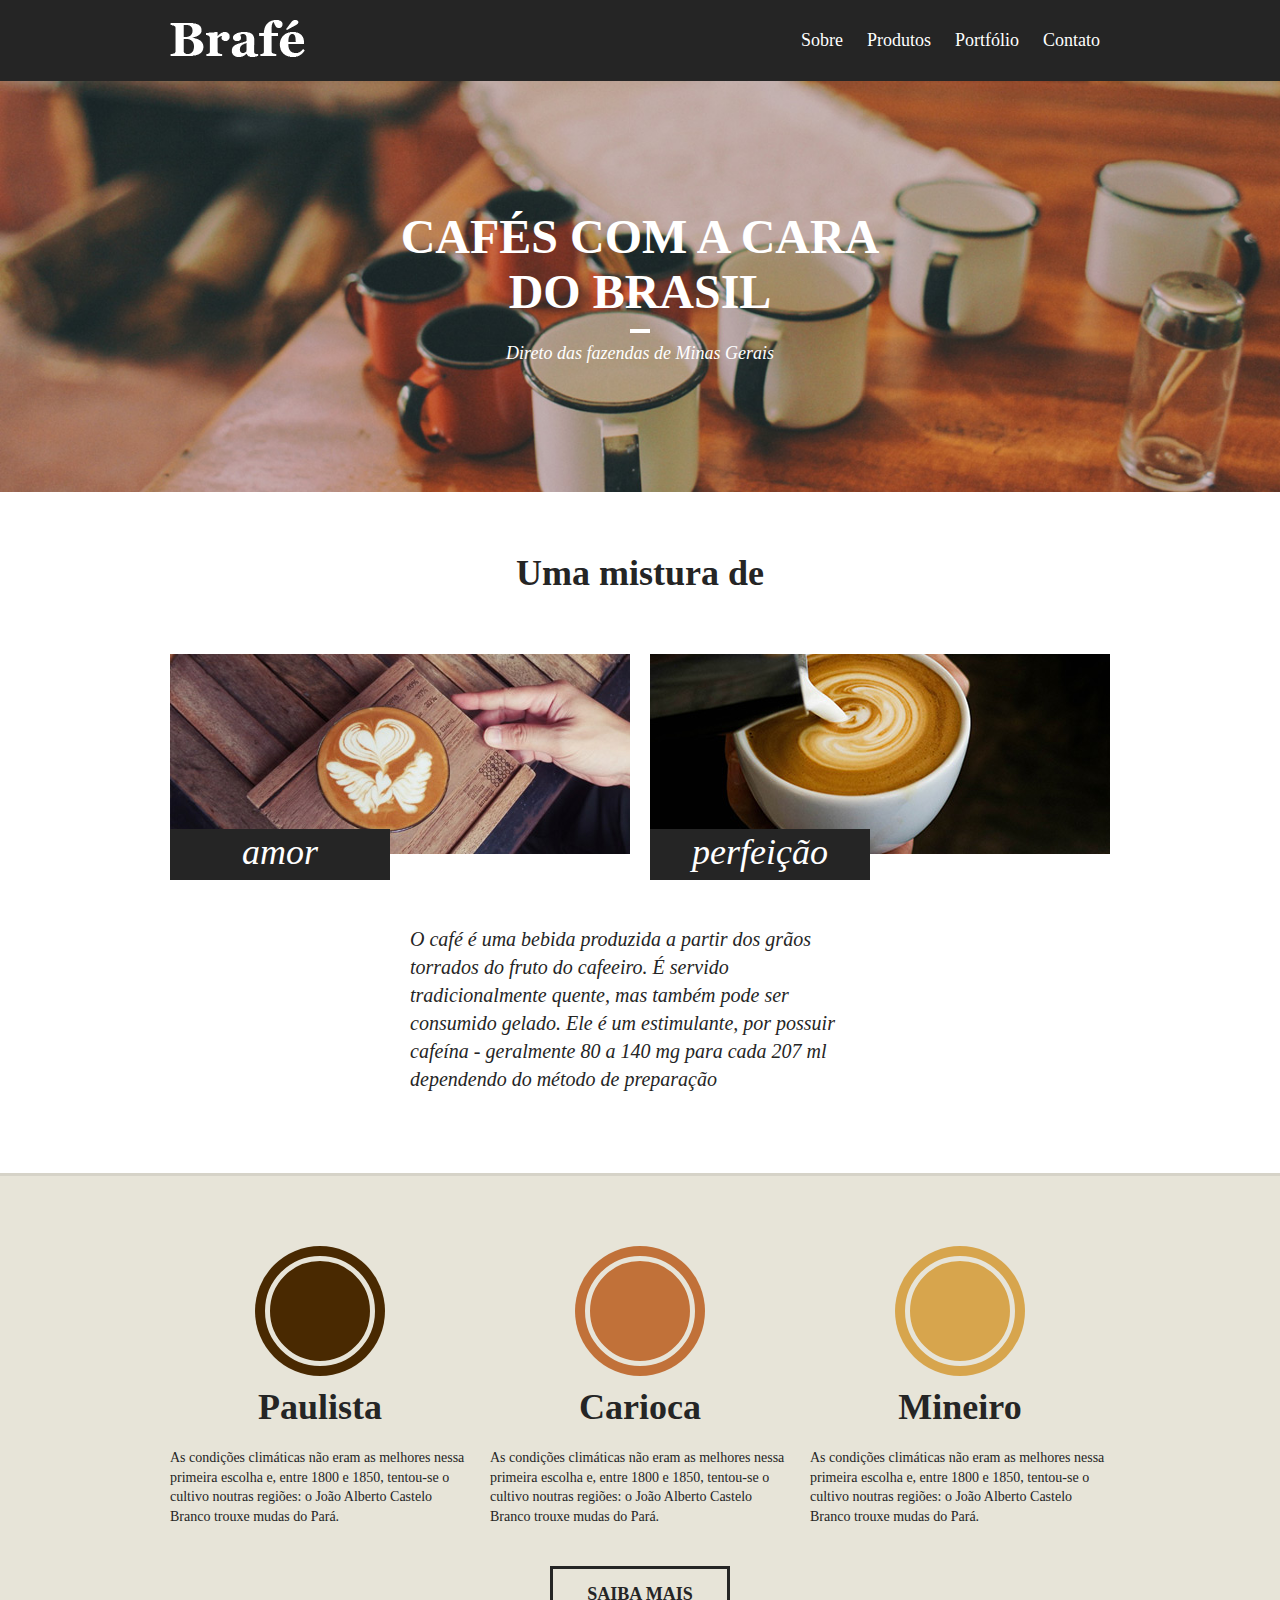
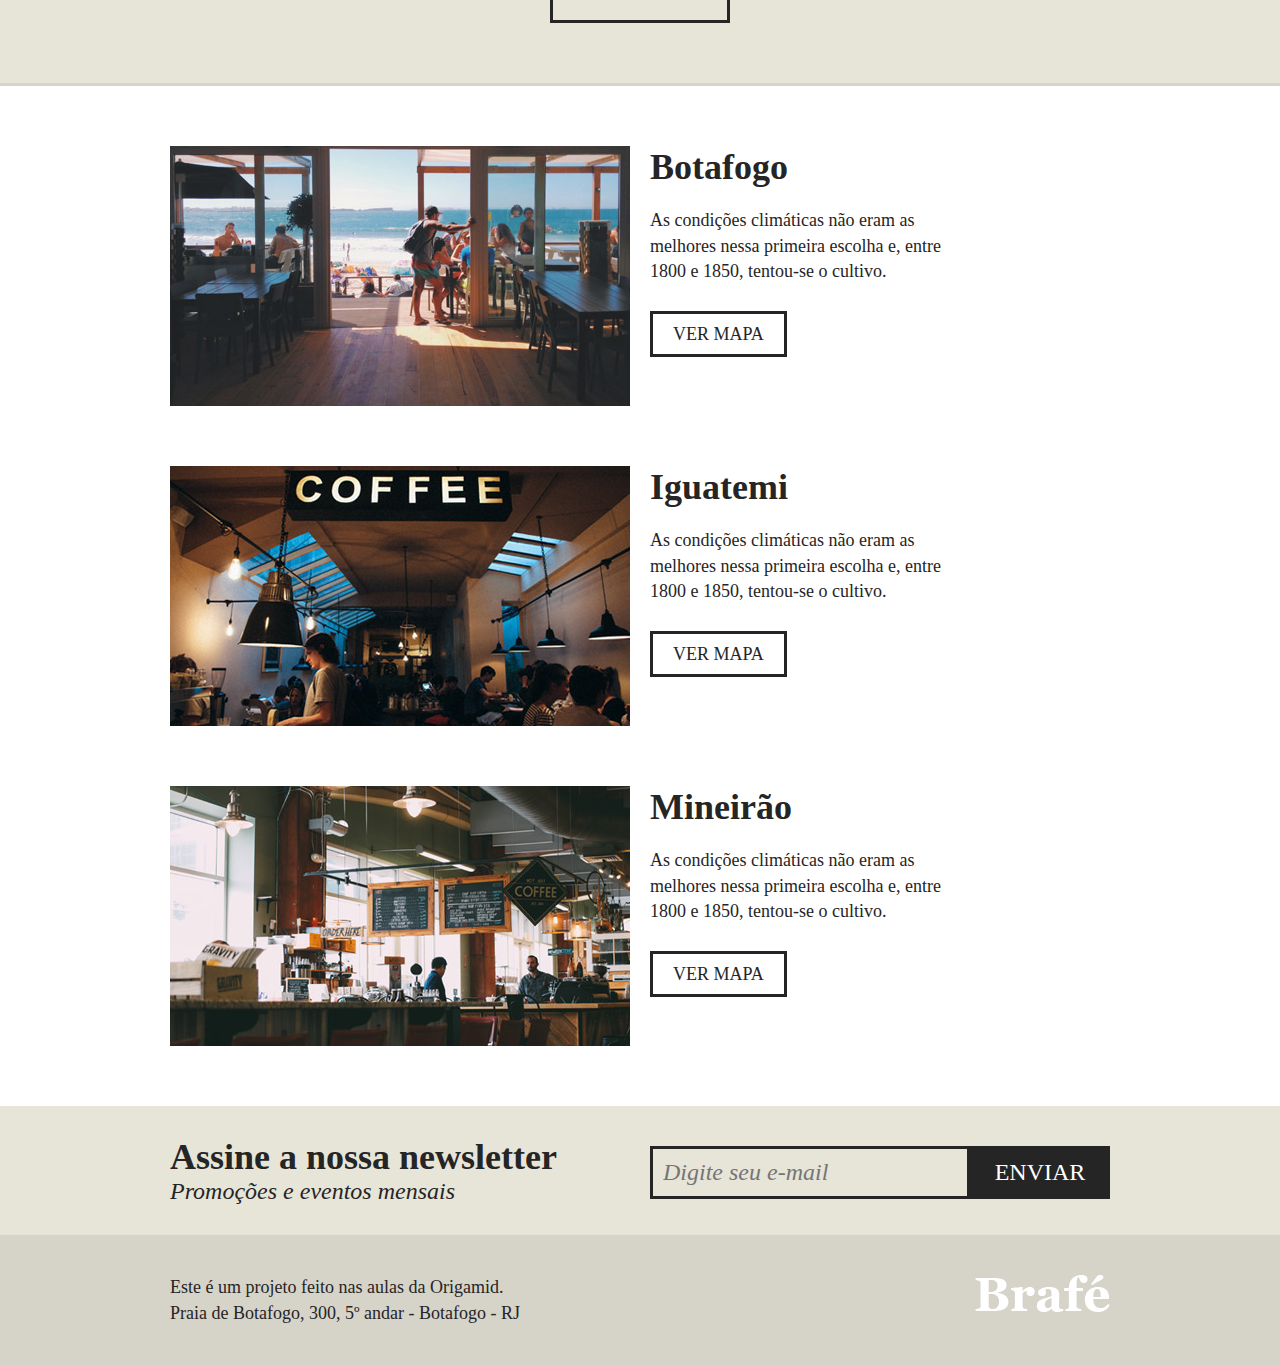
<file: Brafé 1/css puro/index.html>
<!DOCTYPE html>
<html lang="pt-br">
<head>
    <meta charset="UTF-8">
    <meta name="viewport" content="width=device-width, initial-scale=1.0">
    <link rel="stylesheet" type="text/css" href="../css puro/style.css">
    <title>Brafé 1</title>
</head>
<body>
   <header class="menu">
       <div class="menu-container">
           <a class="menu-logo" href="#"><img src="../img/brafe.png"></a>
       <nav class="menu-nav">
           <ul>
               <li><a href="#">Sobre</a></li>
               <li><a href="#">Produtos</a></li>
               <li><a href="#">Portfólio</a></li>
               <li><a href="#">Contato</a></li>
           </ul>
       </nav>
    </div>
   </header>
   <main class="intro">
       <h1>Cafés com a cara <br>do Brasil</h1>
       <p>Direto das fazendas de Minas Gerais</p>
   </main>

   <section class="sobre">
       <h2>Uma mistura de</h2>
       <div class="sobre-container">
           <div class="sobre-item">
               <img src="../img/cafe-1.jpg">
               <h3>amor</h3>
           </div>
           <div class="sobre-item">
            <img src="../img/cafe-2.jpg">
            <h3>perfeição</h3>
        </div>
       </div>
       <p>O café é uma bebida produzida a partir dos grãos torrados do fruto do cafeeiro.
        É servido tradicionalmente quente, mas também pode ser consumido gelado. Ele é 
        um estimulante, por possuir cafeína - geralmente 80 a 140 mg para cada 207 ml 
        dependendo do método de preparação</p>
   </section>

   <section class="produtos">
       <div class="produtos-container">
           <div class="produtos-item">
               <h2 class="produtos-paulista">Paulista</h2>
               <p>As condições climáticas não eram as melhores nessa primeira escolha e, 
                entre 1800 e 1850, tentou-se o cultivo noutras regiões: o João Alberto
                Castelo Branco trouxe mudas do Pará.</p>
           </div>
           <div class="produtos-item">
            <h2 class="produtos-carioca">Carioca</h2>
            <p>As condições climáticas não eram as melhores nessa primeira escolha e, 
             entre 1800 e 1850, tentou-se o cultivo noutras regiões: o João Alberto
             Castelo Branco trouxe mudas do Pará.</p>
        </div>
        <div class="produtos-item">
            <h2 class="produtos-mineiro">Mineiro</h2>
            <p>As condições climáticas não eram as melhores nessa primeira escolha e, 
             entre 1800 e 1850, tentou-se o cultivo noutras regiões: o João Alberto
             Castelo Branco trouxe mudas do Pará.</p>
        </div>
       </div>
       <a class="produtos-btn" href="#">Saiba Mais</a>
   </section>

   <section class="locais">
       <div class="locais-item">
           <img src="../img/botafogo.jpg" alt="Brafé unidade Botafogo">
           <div>
               <h2>Botafogo</h2>
               <p>As condições climáticas não eram as melhores nessa primeira escolha e, 
                entre 1800 e 1850, tentou-se o cultivo.</p>
                <a href="#">Ver Mapa</a>
           </div>
       </div>
       <div class="locais-item">
        <img src="../img/iguatemi.jpg" alt="Brafé unidade Iguatemi">
        <div>
            <h2>Iguatemi</h2>
            <p>As condições climáticas não eram as melhores nessa primeira escolha e, 
             entre 1800 e 1850, tentou-se o cultivo.</p>
             <a href="#">Ver Mapa</a>
        </div>
    </div>
    <div class="locais-item">
        <img src="../img/mineirao.jpg" alt="Brafé unidade Mineirão">
        <div>
            <h2>Mineirão</h2>
            <p>As condições climáticas não eram as melhores nessa primeira escolha e, 
             entre 1800 e 1850, tentou-se o cultivo.</p>
             <a href="#">Ver Mapa</a>
        </div>
    </div>
   </section>

   <section class="assine">
       <div class="assine-container">
           <div class="assine-info">
               <h2>Assine a nossa newsletter</h2>
               <p>Promoções e eventos mensais</p>
           </div>
           <form>
               <label>E-mail</label>
               <input type="email" placeholder="Digite seu e-mail">
               <button type="submit">Enviar</button>
           </form>
       </div>
   </section>

   <footer class="footer">
       <div class="footer-container">
           <p>Este é um projeto feito nas aulas da Origamid.<br>Praia de Botafogo, 300, 5º andar - Botafogo - RJ</p>
            <img src="../img/brafe.png" alt="Brafé">
        </div>
   </footer>
</body>
</html>
</file>
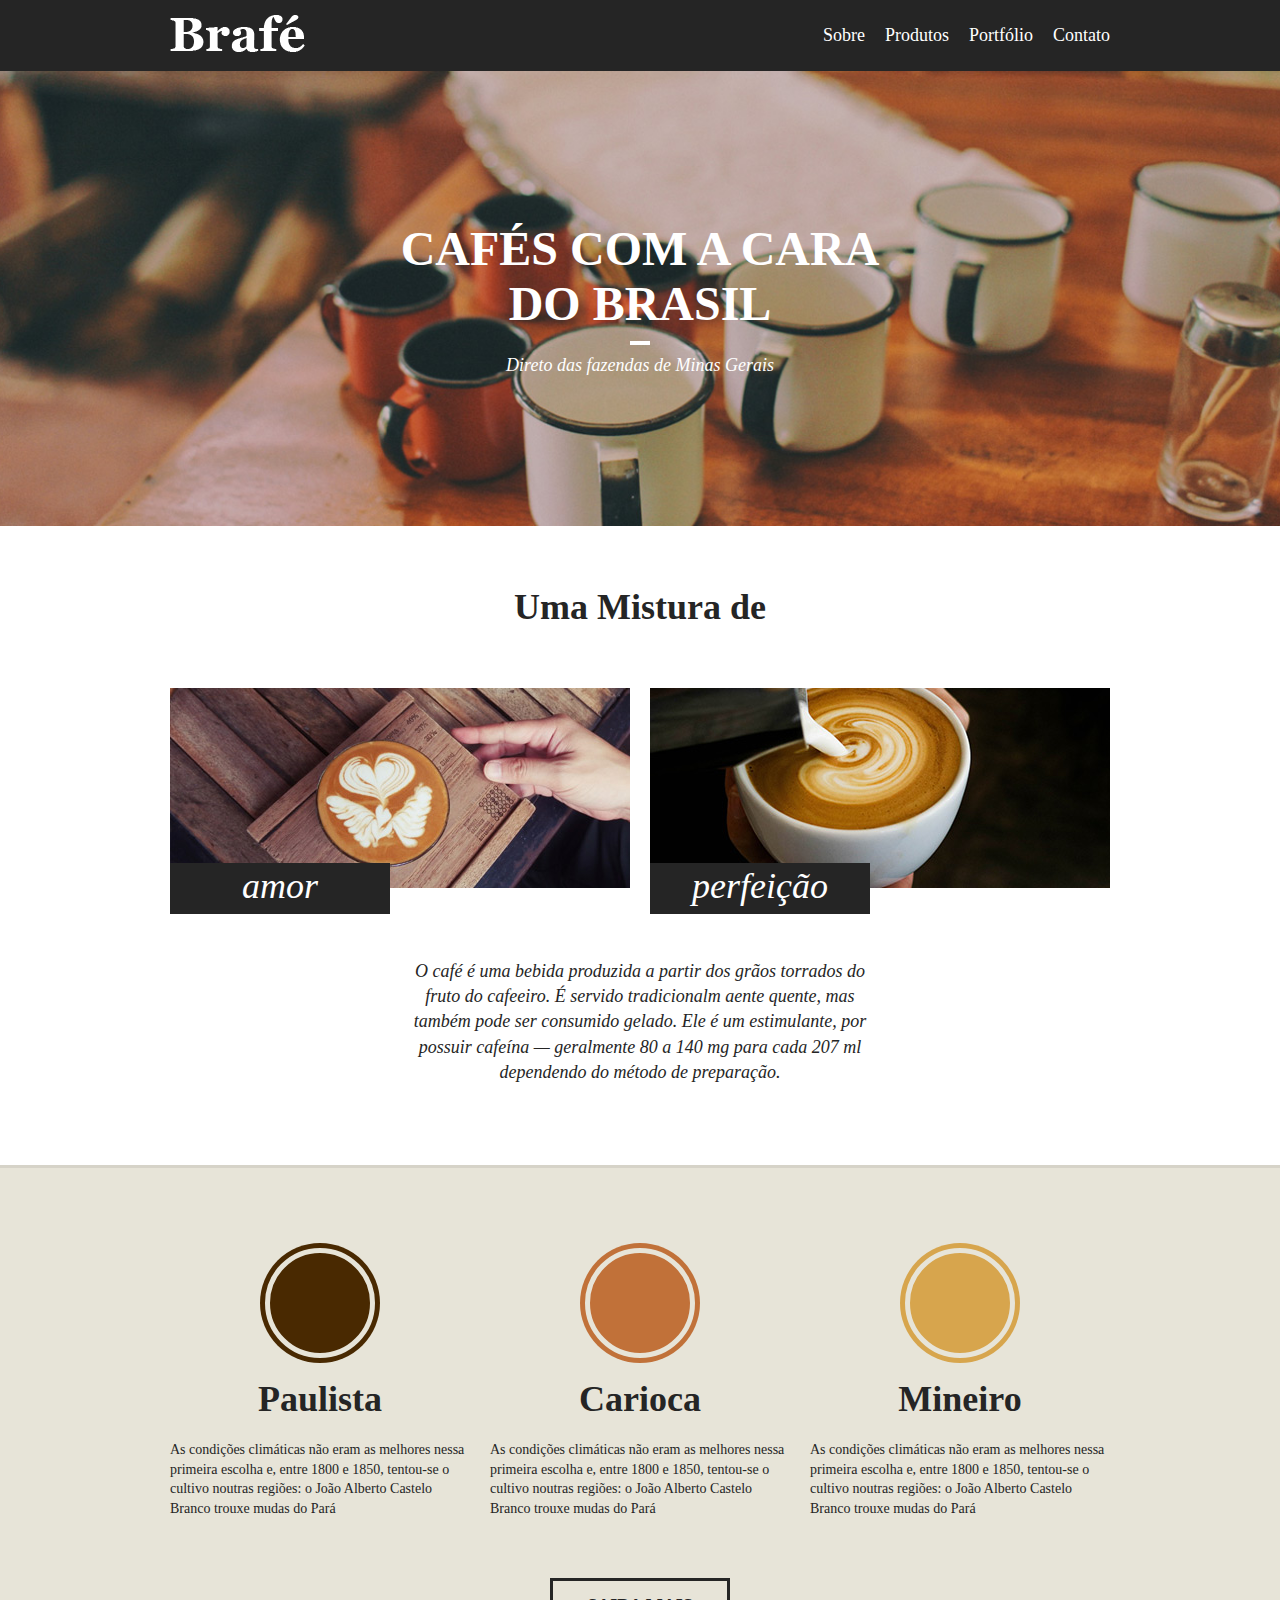
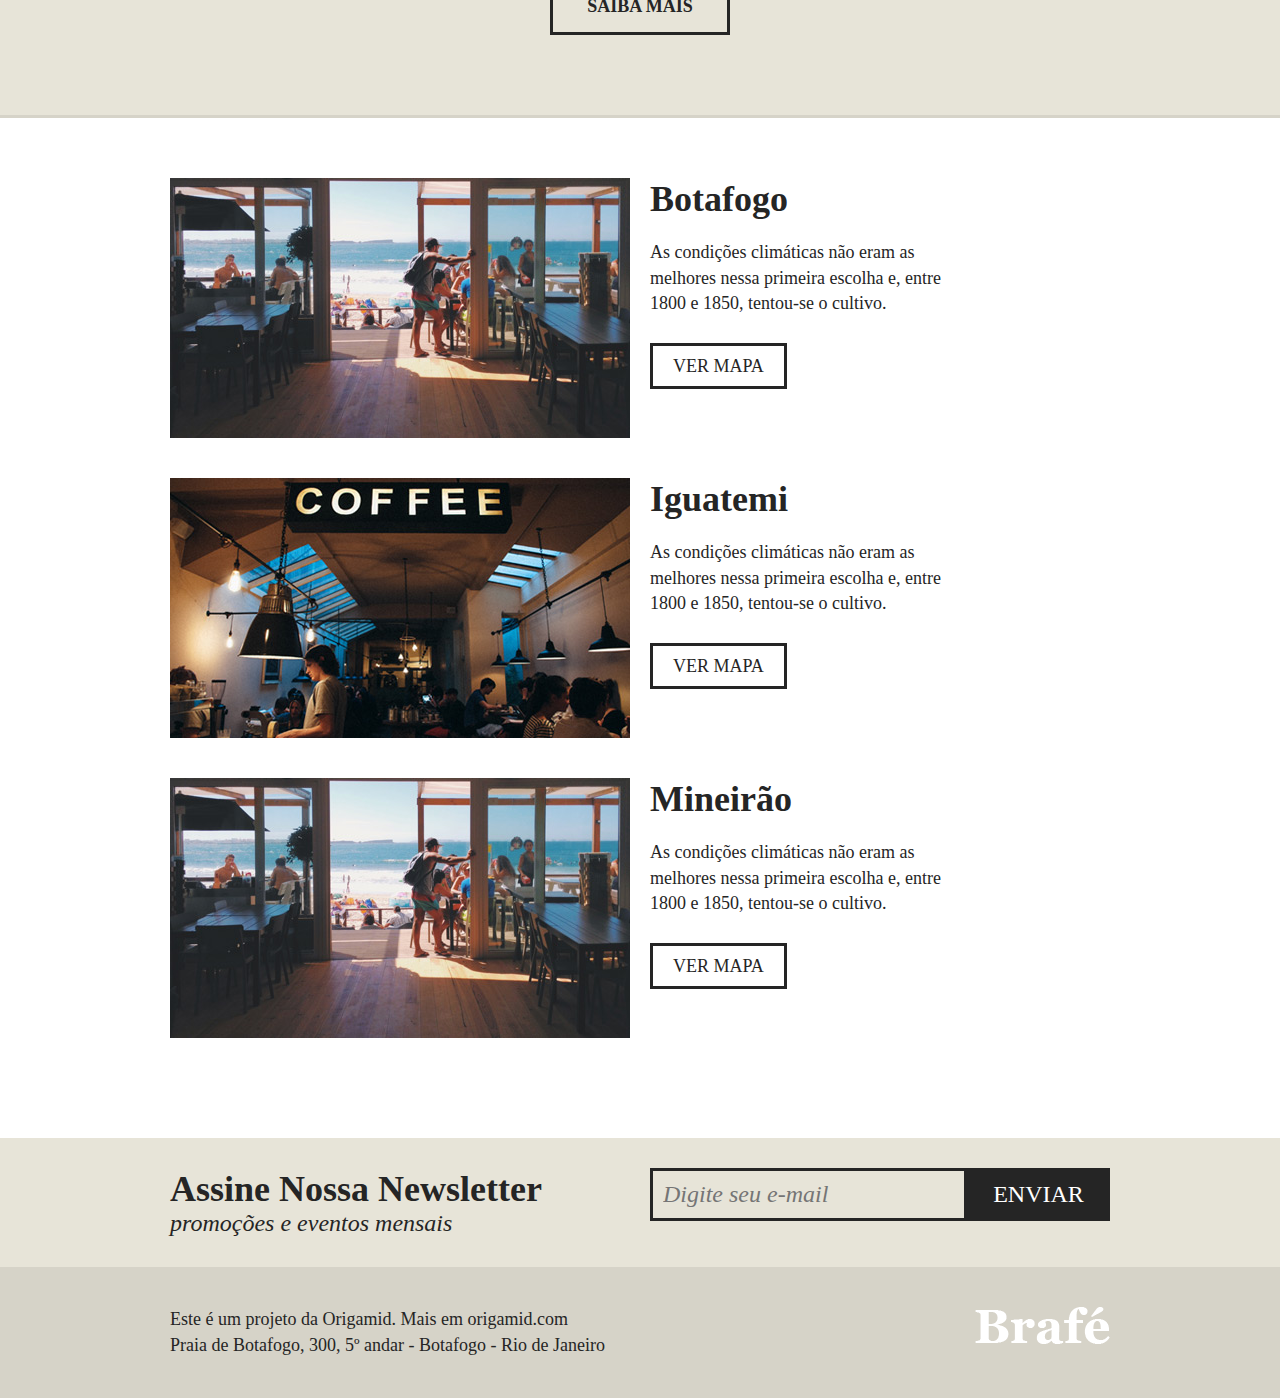
<file: Brafé 1/flexbox/index.html>
<!DOCTYPE html>
<html>
<head>
	<title>Brafé 1</title>
	<meta charset="utf-8">
	<meta name="viewport" content="width=device-width, initial-scale=1, shrink-to-fit=no">
	<link rel="stylesheet" type="text/css" href="../flexbox/style.css">
</head>
<body>
	
	<header class="menu">
		<div class="container">
			<a class="menu-logo" href="#"><img src="../img/brafe.png" alt="Brafé"></a>	
			<nav class="menu-nav">
				<ul>
					<li><a href="#">Sobre</a></li>
					<li><a href="#">Produtos</a></li>
					<li><a href="#">Portfólio</a></li>
					<li><a href="#">Contato</a></li>
				</ul>
			</nav>
		</div>
	</header>
	
	<main class="intro">
		<h1>Cafés com a cara<br>do Brasil</h1>
		<p>Direto das fazendas de Minas Gerais</p>
	</main>
	
	<section class="sobre">
		<h2>Uma Mistura de</h2>
		<div class="container">
			<div class="sobre-item">
				<img src="../img/cafe-1.jpg">
				<h3>amor</h3>
			</div>
			<div class="sobre-item">
				<img src="../img/cafe-2.jpg">
				<h3>perfeição</h3>
			</div>
		</div>
		<p>O café é uma bebida produzida a partir dos grãos torrados do fruto do cafeeiro. É servido tradicionalm
aente quente, mas também pode ser consumido gelado. Ele é um estimulante, por possuir cafeína — geralmente 80 a 140 mg para cada 207 ml dependendo do método de preparação.</p>
	</section>
	
	<section class="produtos">
		<div class="container">
			<div class="produtos-item">
				<h2 class="produtos-paulista">Paulista</h2>
				<p>As condições climáticas não eram as melhores nessa primeira escolha e, entre 1800 e 1850, tentou-se o cultivo noutras regiões: o João Alberto Castelo Branco trouxe mudas do Pará</p>
			</div>
			<div class="produtos-item">
				<h2 class="produtos-carioca">Carioca</h2>
				<p>As condições climáticas não eram as melhores nessa primeira escolha e, entre 1800 e 1850, tentou-se o cultivo noutras regiões: o João Alberto Castelo Branco trouxe mudas do Pará</p>
			</div>
			<div class="produtos-item">
				<h2 class="produtos-mineiro">Mineiro</h2>
				<p>As condições climáticas não eram as melhores nessa primeira escolha e, entre 1800 e 1850, tentou-se o cultivo noutras regiões: o João Alberto Castelo Branco trouxe mudas do Pará</p>
			</div>
		</div>
		<a class="produtos-btn" href="#">Saiba Mais</a>
	</section>
	
	<section class="locais">
		<div class="locais-item container">
			<div class="locais-img">
				<img src="../img/botafogo.jpg" alt="Brafé unidade Botafogo">
			</div>
			<div class="locais-info">
				<h2>Botafogo</h2>
				<p>As condições climáticas não eram as melhores nessa primeira escolha e, entre 1800 e 1850, tentou-se o cultivo.</p>
				<a href="#">Ver Mapa</a>
			</div>
		</div>
		
		<div class="locais-item container">
			<div class="locais-img">
				<img src="../img/iguatemi.jpg" alt="Brafé unidade Iguatemi">
			</div>
			<div class="locais-info">
				<h2>Iguatemi</h2>
				<p>As condições climáticas não eram as melhores nessa primeira escolha e, entre 1800 e 1850, tentou-se o cultivo.</p>
				<a href="#">Ver Mapa</a>
			</div>
		</div>
		
		<div class="locais-item container">
			<div class="locais-img">
				<img src="../img/botafogo.jpg" alt="Brafé unidade Mineirão">
			</div>
			<div class="locais-info">
				<h2>Mineirão</h2>
				<p>As condições climáticas não eram as melhores nessa primeira escolha e, entre 1800 e 1850, tentou-se o cultivo.</p>
				<a href="#">Ver Mapa</a>
			</div>
		</div>
	
	</section>
	
	<section class="assine">
		<div class="container">
			<div class="assine-info">
				<h2>Assine Nossa Newsletter</h2>
				<p>promoções e eventos mensais</p>
			</div>
			<form>
				<label>E-mail</label>
				<input type="text" placeholder="Digite seu e-mail">
				<button type="submit">Enviar</button>
			</form>
		</div>
	</section>
	
	<footer class="footer">
		<div class="container">
			<p>Este é um projeto da Origamid. Mais em origamid.com<br>Praia de Botafogo, 300, 5º andar - Botafogo - Rio de Janeiro</p>
			<div class="footer-img">
				<img src="../img/brafe.png" alt="Brafé">
			</div>
		</div>
	</footer>

</body>
</html>
</file>
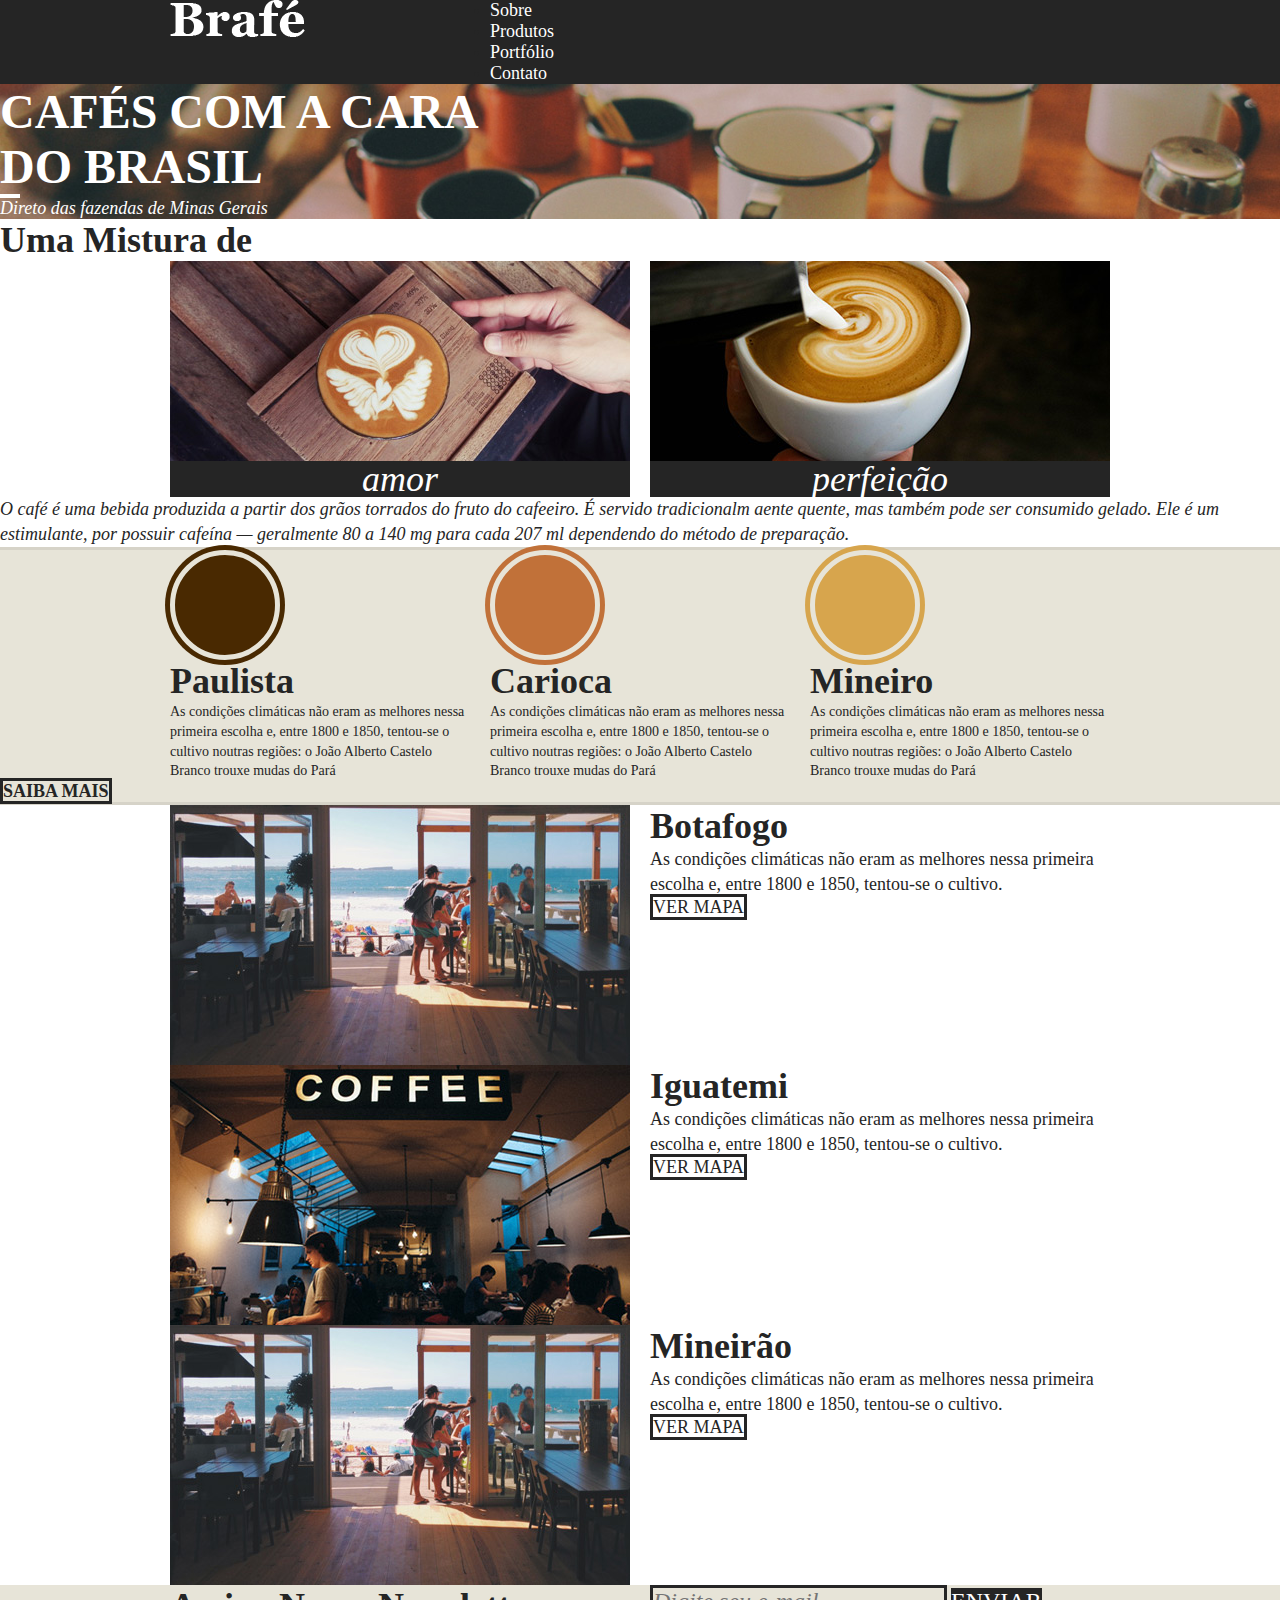
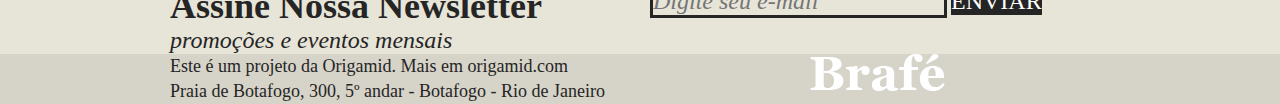
<file: Brafé 1/grid/index.html>
<!DOCTYPE html>
<html>
<head>
	<title>Brafé 1</title>
	<meta charset="utf-8">
	<meta name="viewport" content="width=device-width, initial-scale=1, shrink-to-fit=no">
	<link rel="stylesheet" type="text/css" href="../grid/grid.css">
	<link rel="stylesheet" type="text/css" href="../grid/style.css">
</head>
<body>
	
	<header class="menu">
		<div class="container">
			<a class="menu-logo grid-4" href="#"><img src="../img/brafe.png" alt="Brafé"></a>	
			<nav class="menu-nav grid-8">
				<ul>
					<li><a href="#">Sobre</a></li>
					<li><a href="#">Produtos</a></li>
					<li><a href="#">Portfólio</a></li>
					<li><a href="#">Contato</a></li>
				</ul>
			</nav>
		</div>
	</header>
	
	<main class="intro">
		<h1>Cafés com a cara<br>do Brasil</h1>
		<p>Direto das fazendas de Minas Gerais</p>
	</main>
	
	<section class="sobre">
		<h2>Uma Mistura de</h2>
		<div class="container">
			<div class="sobre-item grid-6">
				<img src="../img/cafe-1.jpg">
				<h3>amor</h3>
			</div>
			<div class="sobre-item grid-6">
				<img src="../img/cafe-2.jpg">
				<h3>perfeição</h3>
			</div>
		</div>
		<p>O café é uma bebida produzida a partir dos grãos torrados do fruto do cafeeiro. É servido tradicionalm
aente quente, mas também pode ser consumido gelado. Ele é um estimulante, por possuir cafeína — geralmente 80 a 140 mg para cada 207 ml dependendo do método de preparação.</p>
	</section>
	
	<section class="produtos">
		<div class="container">
			<div class="produtos-item grid-4">
				<h2 class="produtos-paulista">Paulista</h2>
				<p>As condições climáticas não eram as melhores nessa primeira escolha e, entre 1800 e 1850, tentou-se o cultivo noutras regiões: o João Alberto Castelo Branco trouxe mudas do Pará</p>
			</div>
			<div class="produtos-item grid-4">
				<h2 class="produtos-carioca">Carioca</h2>
				<p>As condições climáticas não eram as melhores nessa primeira escolha e, entre 1800 e 1850, tentou-se o cultivo noutras regiões: o João Alberto Castelo Branco trouxe mudas do Pará</p>
			</div>
			<div class="produtos-item grid-4">
				<h2 class="produtos-mineiro">Mineiro</h2>
				<p>As condições climáticas não eram as melhores nessa primeira escolha e, entre 1800 e 1850, tentou-se o cultivo noutras regiões: o João Alberto Castelo Branco trouxe mudas do Pará</p>
			</div>
		</div>
		<a class="produtos-btn" href="#">Saiba Mais</a>
	</section>
	
	<section class="locais">
		<div class="locais-item container">
			<div class="grid-6">
				<img src="../img/botafogo.jpg" alt="Brafé unidade Botafogo">
			</div>
			<div class="grid-6">
				<h2>Botafogo</h2>
				<p>As condições climáticas não eram as melhores nessa primeira escolha e, entre 1800 e 1850, tentou-se o cultivo.</p>
				<a href="#">Ver Mapa</a>
			</div>
		</div>
		
		<div class="locais-item container">
			<div class="grid-6">
				<img src="../img/iguatemi.jpg" alt="Brafé unidade Iguatemi">
			</div>
			<div class="grid-6">
				<h2>Iguatemi</h2>
				<p>As condições climáticas não eram as melhores nessa primeira escolha e, entre 1800 e 1850, tentou-se o cultivo.</p>
				<a href="#">Ver Mapa</a>
			</div>
		</div>
		
		<div class="locais-item container">
			<div class="grid-6">
				<img src="../img/botafogo.jpg" alt="Brafé unidade Mineirão">
			</div>
			<div class="grid-6">
				<h2>Mineirão</h2>
				<p>As condições climáticas não eram as melhores nessa primeira escolha e, entre 1800 e 1850, tentou-se o cultivo.</p>
				<a href="#">Ver Mapa</a>
			</div>
		</div>
	
	</section>
	
	<section class="assine">
		<div class="container">
			<div class="assine-info grid-6">
				<h2>Assine Nossa Newsletter</h2>
				<p>promoções e eventos mensais</p>
			</div>
			<form class="grid-6">
				<label>E-mail</label>
				<input type="text" placeholder="Digite seu e-mail">
				<button type="submit">Enviar</button>
			</form>
		</div>
	</section>
	
	<footer class="footer">
		<div class="container">
			<p class="grid-8">Este é um projeto da Origamid. Mais em origamid.com<br>Praia de Botafogo, 300, 5º andar - Botafogo - Rio de Janeiro</p>
			<div class="grid-4">
				<img src="../img/brafe.png" alt="Brafé">
			</div>
		</div>
	</footer>
	
</body>
</html>
</file>
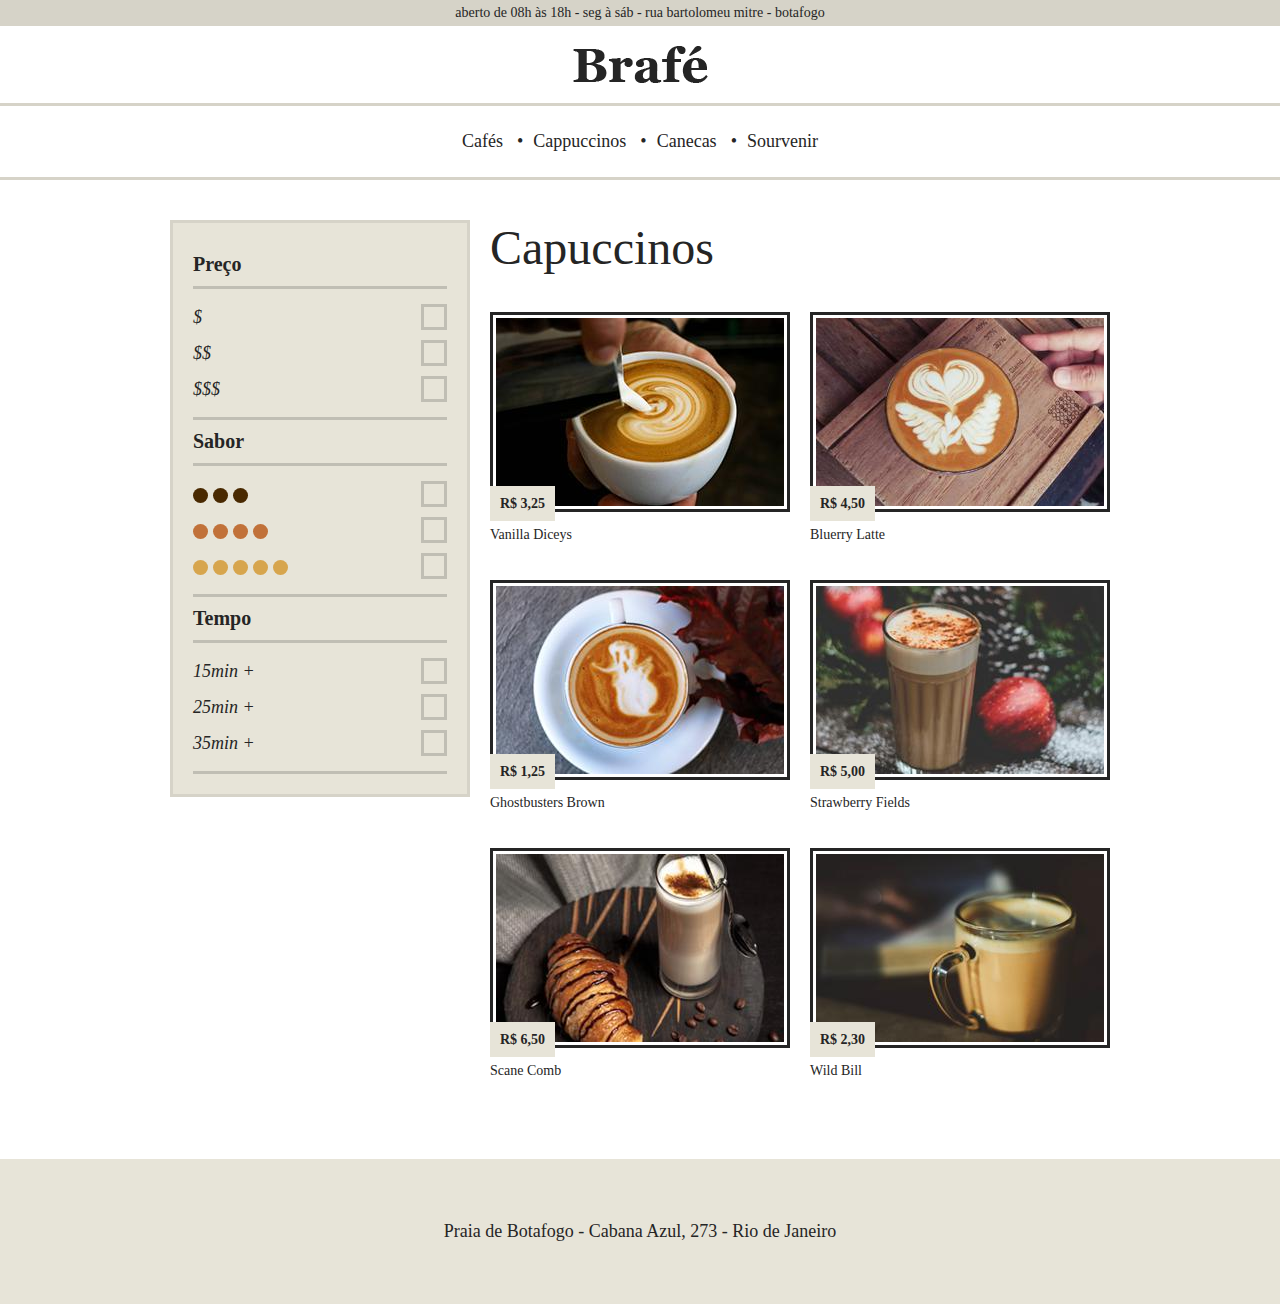
<file: Brafé 2/css puro/index.html>
<!DOCTYPE html>
<html>

<head>
    <title>Brafé 2</title>
    <meta charset="utf-8">
    <meta name="viewport" content="width=devide-width, initial-scale=1, shrink-to-fit=no">
    <link rel="stylesheet" type="text/css" href="style.css">
</head>

<body>
    <header>
        <div class="header-informacoes">
            <p>aberto de 08h às 18h - seg à sáb - rua bartolomeu mitre - botafogo</p>
        </div>
        <a class="header-logo" href="index.html">
            <img src="../img/brafe.png" alt="Brafé">
        </a>
        <nav class="header-menu">
            <ul>
                <li><a href="#">Cafés</a></li>
                <li><a href="#">Cappuccinos</a></li>
                <li><a href="#">Canecas</a></li>
                <li><a href="#">Sourvenir</a></li>
            </ul>
        </nav>
    </header>

    <div class="container">
        <nav class="filtro">
            <h2>Preço</h2>
            <ul>
                <li>$</li>
                <li>$$</li>
                <li>$$$</li>
            </ul>
            <h2>Sabor</h2>
            <ul class="sabor">
                <li><span class="sabor-3">Marrom</span></li>
                <li><span class="sabor-4">Laranja</span></li>
                <li><span class="sabor-5">Amarelo</span></li>
            </ul>
            <h2>Tempo</h2>
            <ul>
                <li>15min +</li>
                <li>25min +</li>
                <li>35min +</li>
            </ul>
        </nav>
        <section class="produtos">
            <h1>Capuccinos</h1>
            <ul>
                <li>
                    <img src="../img/cafe-1.jpg" alt="Café 1">
                    <span>R$ 3,25</span>
                    <h2>Vanilla Diceys</h2>
                </li>
                <li>
                    <img src="../img/cafe-2.jpg" alt="Café 2">
                    <span>R$ 4,50</span>
                    <h2>Bluerry Latte</h2>
                </li>
                <li>
                    <img src="../img/cafe-3.jpg" alt="Café 3">
                    <span>R$ 1,25</span>
                    <h2>Ghostbusters Brown</h2>
                </li>
                <li>
                    <img src="../img/cafe-4.jpg" alt="Café 4">
                    <span>R$ 5,00</span>
                    <h2>Strawberry Fields</h2>
                </li>
                <li>
                    <img src="../img/cafe-5.jpg" alt="Café 5">
                    <span>R$ 6,50</span>
                    <h2>Scane Comb</h2>
                </li>
                <li>
                    <img src="../img/cafe-6.jpg" alt="Café 6">
                    <span>R$ 2,30</span>
                    <h2>Wild Bill</h2>
                </li>
            </ul>
        </section>
    </div>
    <footer class="footer">
        <p>Praia de Botafogo - Cabana Azul, 273 - Rio de Janeiro</p>
    </footer>
</body>

</html>
</file>
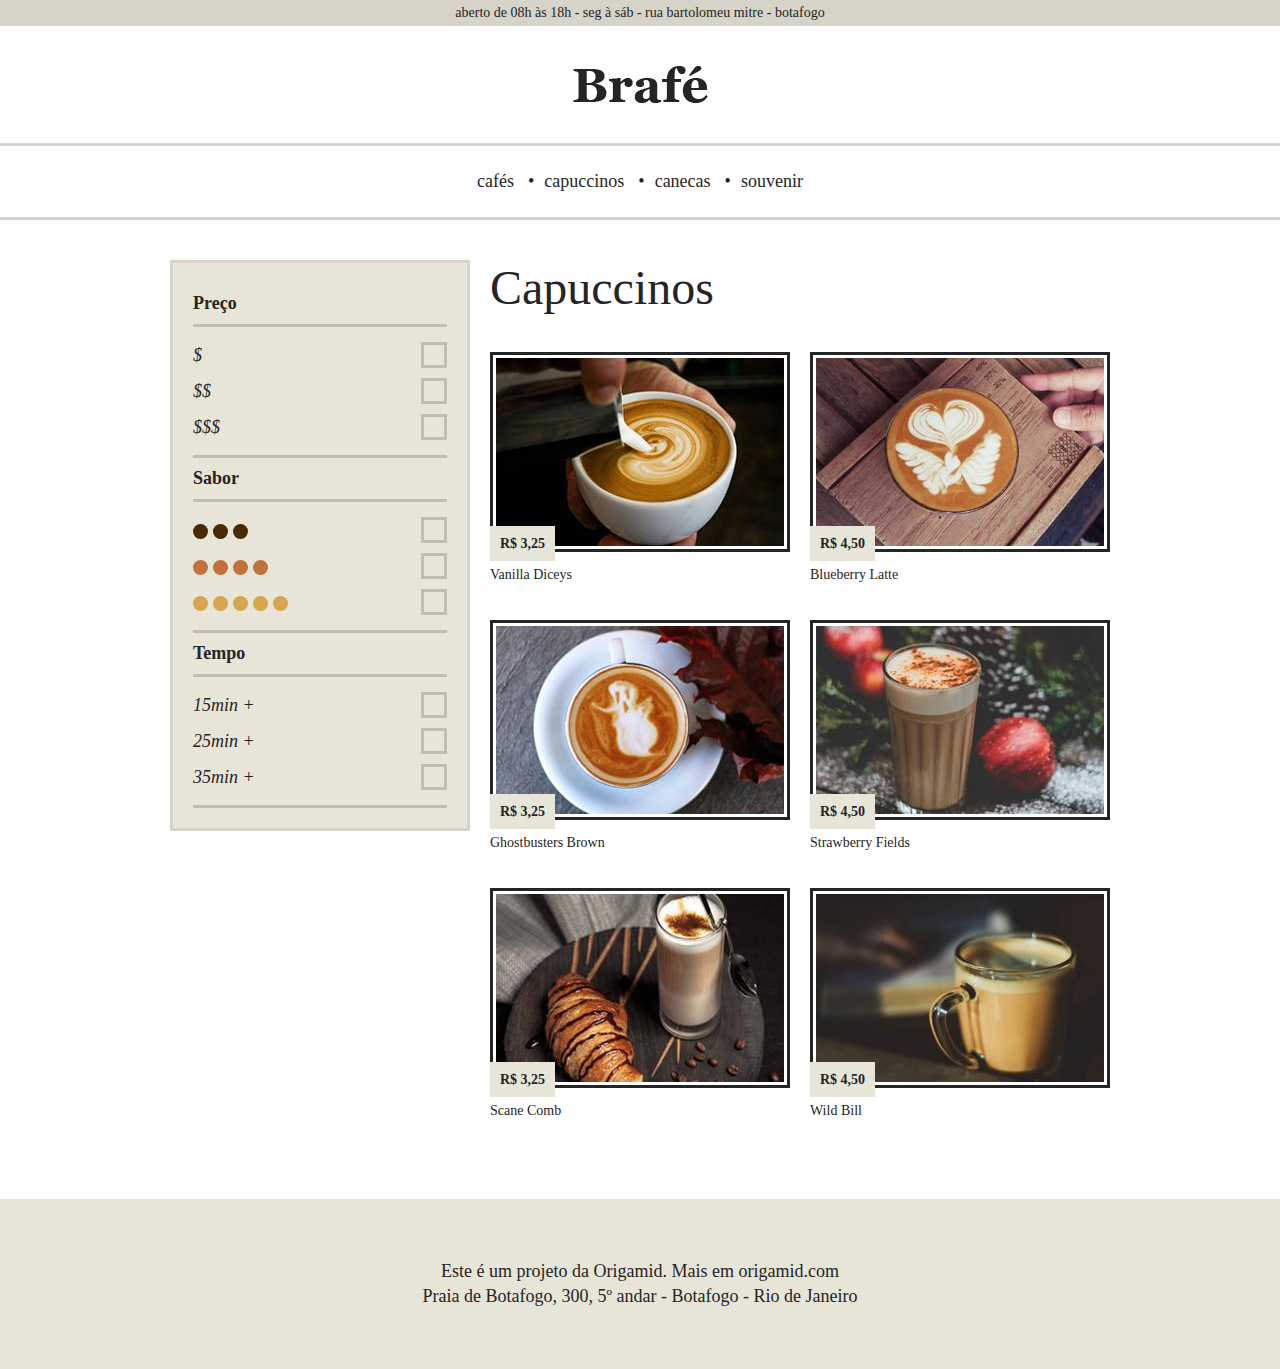
<file: Brafé 2/flexbox/index.html>
<!DOCTYPE html>
<html>
<head>
	<title>Brafé 2</title>
	<meta charset="utf-8">
	<meta name="viewport" content="width=device-width, initial-scale=1, shrink-to-fit=no">
	<link rel="stylesheet" type="text/css" href="flex.css">
	<link rel="stylesheet" type="text/css" href="style.css">
</head>
<body>
	
	<header>
		<div class="header-informacoes">
			<p>aberto de 08h às 18h - seg à sáb - rua bartolomeu mitre - botafogo</p>
		</div>
		<a class="header-logo" href="index.html">
			<img src="../img/brafe.png" alt="Brafé">
		</a>
		<nav class="header-menu">
			<ul>
				<li><a href="#">cafés</a></li>
				<li><a href="#">capuccinos</a></li>
				<li><a href="#">canecas</a></li>
				<li><a href="#">souvenir</a></li>
			</ul>
		</nav>
	</header>
	
	<div class="flex">
		<nav class="filtro flex-item-4">
			<h2>Preço</h2>
			<ul>
				<li>$</li>
				<li>$$</li>
				<li>$$$</li>
			</ul>
			<h2>Sabor</h2>
			<ul class="sabor">
				<li><span class="sabor-3">Marrom</span></li>
				<li><span class="sabor-4">Laranja</span></li>
				<li><span class="sabor-5">Amarelo</span></li>
			</ul>
			<h2>Tempo</h2>
			<ul>
				<li>15min +</li>
				<li>25min +</li>
				<li>35min +</li>
			</ul>
		</nav>
		
		<section class="produtos flex-item-8">
			<h1>Capuccinos</h1>
			<ul class="flex-row">
				<li class="flex-item-6">
					<img src="../img/cafe-1.jpg" alt="Café 1">
					<span>R$ 3,25</span>
					<h2>Vanilla Diceys</h2>
				</li>
				
				<li class="flex-item-6">
					<img src="../img/cafe-2.jpg" alt="Café 1">
					<span>R$ 4,50</span>
					<h2>Blueberry Latte</h2>
				</li>
				
				<li class="flex-item-6">
					<img src="../img/cafe-3.jpg" alt="Café 1">
					<span>R$ 3,25</span>
					<h2>Ghostbusters Brown</h2>
				</li>
				
				<li class="flex-item-6">
					<img src="../img/cafe-4.jpg" alt="Café 1">
					<span>R$ 4,50</span>
					<h2>Strawberry Fields</h2>
				</li>
				
				<li class="flex-item-6">
					<img src="../img/cafe-5.jpg" alt="Café 1">
					<span>R$ 3,25</span>
					<h2>Scane Comb</h2>
				</li>
				
				<li class="flex-item-6">
					<img src="../img/cafe-6.jpg" alt="Café 1">
					<span>R$ 4,50</span>
					<h2>Wild Bill</h2>
				</li>
			</ul>
		</section>
	</div>
	
	<footer class="footer">
		<p>Este é um projeto da Origamid. Mais em origamid.com</p>
		<p>Praia de Botafogo, 300, 5º andar - Botafogo - Rio de Janeiro</p>
	</footer>
	
</body>
</html>
</file>
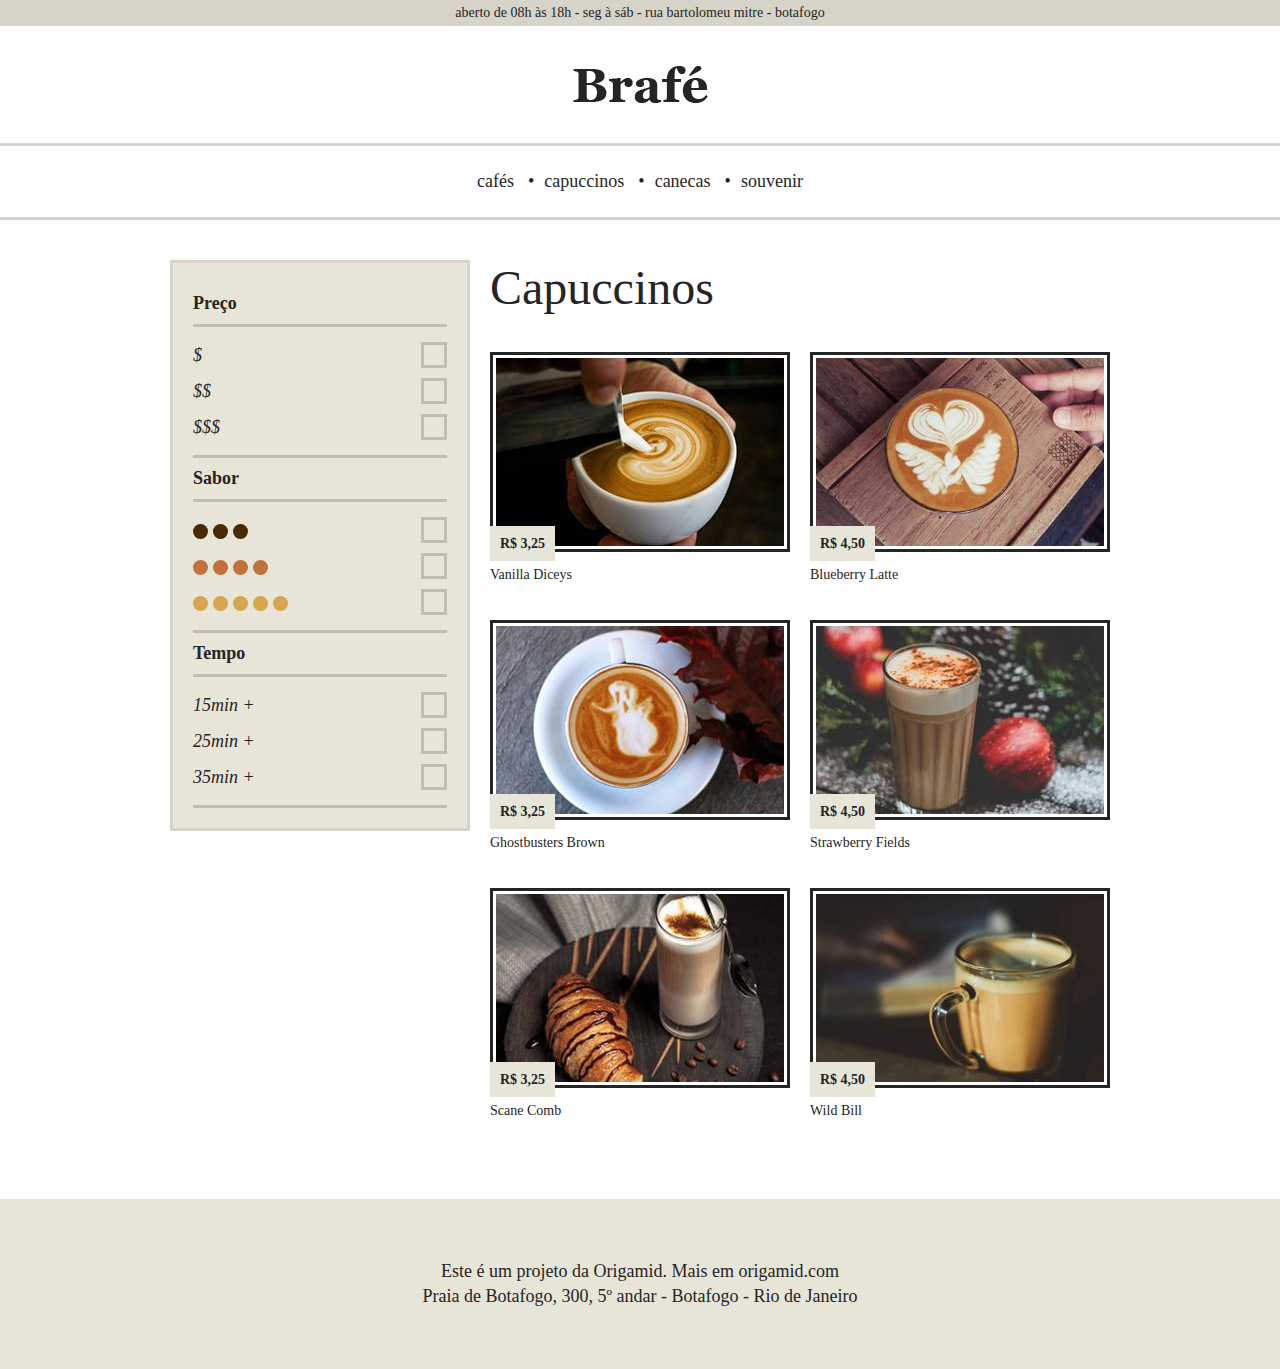
<file: Brafé 2/grid/index.html>
<!DOCTYPE html>
<html>
<head>
	<title>Brafé 2</title>
	<meta charset="utf-8">
	<meta name="viewport" content="width=device-width, initial-scale=1, shrink-to-fit=no">
	<link rel="stylesheet" href="grid.css">
	<link rel="stylesheet" type="text/css" href="style.css">
</head>
<body>
	
	<header>
		<div class="header-informacoes">
			<p>aberto de 08h às 18h - seg à sáb - rua bartolomeu mitre - botafogo</p>
		</div>
		<a class="header-logo" href="index.html">
			<img src="../img/brafe.png" alt="Brafé">
		</a>
		<nav class="header-menu">
			<ul>
				<li><a href="#">cafés</a></li>
				<li><a href="#">capuccinos</a></li>
				<li><a href="#">canecas</a></li>
				<li><a href="#">souvenir</a></li>
			</ul>
		</nav>
	</header>
	
	<div class="container">
		<nav class="filtro grid-4">
			<h2>Preço</h2>
			<ul>
				<li>$</li>
				<li>$$</li>
				<li>$$$</li>
			</ul>
			<h2>Sabor</h2>
			<ul class="sabor">
				<li><span class="sabor-3">Marrom</span></li>
				<li><span class="sabor-4">Laranja</span></li>
				<li><span class="sabor-5">Amarelo</span></li>
			</ul>
			<h2>Tempo</h2>
			<ul>
				<li>15min +</li>
				<li>25min +</li>
				<li>35min +</li>
			</ul>
		</nav>
		
		<section class="produtos grid-8">
			<h1>Capuccinos</h1>
			<ul class="row">
				<li class="grid-6">
					<img src="../img/cafe-1.jpg" alt="Café 1">
					<span>R$ 3,25</span>
					<h2>Vanilla Diceys</h2>
				</li>
				
				<li class="grid-6">
					<img src="../img/cafe-2.jpg" alt="Café 1">
					<span>R$ 4,50</span>
					<h2>Blueberry Latte</h2>
				</li>
				
				<li class="grid-6">
					<img src="../img/cafe-3.jpg" alt="Café 1">
					<span>R$ 3,25</span>
					<h2>Ghostbusters Brown</h2>
				</li>
				
				<li class="grid-6">
					<img src="../img/cafe-4.jpg" alt="Café 1">
					<span>R$ 4,50</span>
					<h2>Strawberry Fields</h2>
				</li>
				
				<li class="grid-6">
					<img src="../img/cafe-5.jpg" alt="Café 1">
					<span>R$ 3,25</span>
					<h2>Scane Comb</h2>
				</li>
				
				<li class="grid-6">
					<img src="../img/cafe-6.jpg" alt="Café 1">
					<span>R$ 4,50</span>
					<h2>Wild Bill</h2>
				</li>
			</ul>
		</section>
	</div>
	
	<footer class="footer">
		<p>Este é um projeto da Origamid. Mais em origamid.com</p>
		<p>Praia de Botafogo, 300, 5º andar - Botafogo - Rio de Janeiro</p>
	</footer>
	
</body>
</html>
</file>
<file: Brafé 1/grid/grid.css>
.container {
    max-width: 960px;
    margin: 0 auto;
}

.container::after, .container::before {
    content: '';
    display: table;
    clear: both;
}

.grid-1, .grid-2, .grid-3, .grid-4, .grid-5, .grid-6, .grid-7, .grid-8, .grid-9, .grid-10, .grid-11, .grid-12 {
    margin-left: 10px;
    margin-right: 10px;
    float: left;
    display: block;
    min-height: 1px;
}
.grid-1 {
    width: calc(8.333% - 20px);
}

.grid-2 {
    width: calc(16.666% - 20px);
}

.grid-3 {
    width: calc(25% - 20px);
}

.grid-4 {
    width: calc(33.333% - 20px);
}

.grid-5 {
    width: calc(41.666% - 20px);
}

.grid-6 {
    width: calc(50% - 20px);
}

.grid-7 {
    width: calc(58.333% - 20px);
}

.grid-8 {
    width: calc(66.666% - 20px);
}

.grid-9 {
    width: calc(75% - 20px);
}

.grid-10 {
    width: calc(83.333% - 20px);
}

.grid-11 {
    width: calc(91.666% - 20px);
}

.grid-12 {
    width: calc(100% - 20px);
}

@media (max-width: 739px) {
    .container {
        max-width: 300px;
    }

    .grid-1, .grid-2, .grid-3, .grid-4, .grid-5, .grid-6, .grid-7, .grid-8, .grid-9, .grid-10, .grid-11, .grid-12 {
        width: 100%;
        margin-left: 0px;
        margin-right: 0px;
        float: none;
    }
}
</file>
<file: Brafé 2/css puro/style.css>
* {
    padding: 0px;
    margin: 0px;
    list-style: none;
    box-sizing: border-box;
}

body {
    font-family: Georgia, serif;
    color: #252525;
}

/* menu */

.header-informacoes {
    font-size: 0.875em;
    background: #d6d3c8;
    padding: 5px 0;
    text-align: center;
}

.header-logo img {
    display: block;
    margin: 20px auto;
}

.header-menu {
    border-top: 3px solid #d6d3c8;
    border-bottom: 3px solid #d6d3c8;
    text-align: center;
    margin-bottom: 40px;
    padding: 20px 0;
}

.header-menu li {
    display: inline-block;
}

.header-menu li a {
    display: block;
    padding: 5px 10px 5px 0;
    text-decoration: none;
    color: #252525;
    font-size: 1.125em;
}

.header-menu li a::before {
    content: '•';
    padding-right: 10px;    
}

.header-menu li:first-child a::before {
    content: '';
}

/* Conteúdo */
.container {
    max-width: 960px;
    margin: 0 auto;
}

.container::after, .container::before {
    content: '';
    display: table;
    clear: both;
}

@media (min-width: 740px) and (max-width: 980px) {
    .container {
        max-width: 720px;
    }

    .filtro {
        width: 220px;
    }
}

@media (max-width: 739px) {
    .container {
        max-width: 300px;
    }
    .filtro {
        display: none;
    }
}

/* Filtro */
.filtro {
    background: #e7e4d8;
    border: 3px solid #d6d3c8;
    width: 300px;
    margin: 0 10px;
    padding: 20px;
    float: left;
}

.filtro h2 {
    font-size: 1.25em;
    padding: 10px 0;
}

.filtro ul {
    border-top: 3px solid #c0beb4;
    border-bottom: 3px solid #c0beb4;
    padding: 10px 0;
}

.filtro li {
    font-style: italic;
    font-size: 1.125em;
    line-height: 2;
}

.filtro li::after {
    content: '';
    display: block;
    width: 20px;
    height: 20px;
    border: 3px solid #c0beb4;
    float: right;
    margin-top: 5px;
}

.sabor {
    overflow: hidden;
}

.sabor span {
    text-indent: -100px;
    display: inline-block;
    width: 15px;
    height: 15px;
    background: currentColor;
    border-radius: 50%;
    vertical-align: middle;
}

span.sabor-3 {
    color: #492901;
    box-shadow: 20px 0 0 0 currentColor, 40px 0 0 0 currentColor;
}

span.sabor-4 {
    color: #c17139;
    box-shadow: 20px 0 0 0 currentColor, 40px 0 0 0 currentColor, 60px 0 0 0 currentColor;
}

span.sabor-5 {
    color: #d7a54d;
    box-shadow: 20px 0 0 0 currentColor, 40px 0 0 0 currentColor, 60px 0 0 0 currentColor, 80px 0 0 0 currentColor;
}

/* produtos */

.produtos {
    width: 620px;
    margin: 0 10px;
    float: left;
}

.produtos h1 {
    font-size: 3em;
    font-weight: normal;
}

.produtos li{
    width: 300px;
    float: left;
}

.produtos li:nth-child(even){
    margin-left: 20px;
}

.produtos li img {
    display: block;
    max-width: 100%;
    border: 3px solid #fff;
    box-shadow: 0 0 0 3px #252525;
    margin: 40px 3px 0 3px;
}

.produtos li span {
    background: #e7e4d8;
    padding: 10px;
    font-size: 0.875em;
    font-weight: bold;
    position: relative;
    top: -15px;
}

.produtos li h2 {
    font-size: 0.875em;
    font-weight: normal;
}

@media (min-width: 740px) and (max-width: 980px) {
    .produtos {
        width: 460px;
    }

    .produtos li {
        width: 220px;
    }
}

@media (max-width: 739px) {
    .produtos {
        width: 300px;
    }

    .produtos li {
        width: 140px;
    }
}

.footer {
    background: #e7e4d8;
    text-align: center;
    padding: 60px 0;
    font-size: 1.125em;
    line-height: 1.4em;
    margin-top: 80px;
}
</file>
<file: Brafé 2/flexbox/flex.css>
.flex {
    max-width: 960px;
    margin: 0 auto;
    display: flex;
    flex-wrap: wrap;
}

.flex-row {
    margin-left: -10px;
    margin-right: -10px;
    display: flex;
    flex-wrap: wrap;
}

.flex-item-4, .flex-item-6, .flex-item-8 {
    margin-left: 10px;
    margin-right: 10px;
    align-self: flex-start;
}

.flex-item-4 {
    flex: 0 0 calc(33.333% - 20px);
    max-width: calc(33.333% - 20px);
}

.flex-item-6 {
    flex: 0 0 calc(50% - 20px);
    max-width: calc(50% - 20px);
}

.flex-item-8 {
    flex: 0 0 calc(66.666% - 20px);
    max-width: calc(66.666% - 20px);
}

@media (max-width: 739px) {
    .flex {
        max-width: 300px;
        flex-direction: column;
    }

    .flex-item-4, .flex-item-8 {
        margin-left: 0px;
        margin-right: 0px;
        max-width: 100%;
        align-self: auto;
    }
}
</file>
<file: Brafé 2/flexbox/style.css>
body, p, h1, h2, ul, li {
	margin: 0px;
	padding: 0px;
}

li {
	list-style: none;
}

body {
	font-family: Georgia, serif;
	color: #252525;
}

* {
	box-sizing: border-box;
}

/* MENU */

.header-informacoes {
	font-size: 0.875em;
	background: #d6d3c8;
	padding: 5px 0;
	text-align: center;
}

.header-logo img {
	display: block;
	margin: 40px auto;
}

.header-menu {
	border-top: 3px solid #d6d3c8;
	border-bottom: 3px solid #d6d3c8;
	text-align: center;
	margin-bottom: 40px;
	padding: 20px 0;
}

.header-menu li {
	display: inline-block;
}

.header-menu li a {
	display: block;
	padding: 5px 10px 5px 0;
	text-decoration: none;
	color: #252525;
	font-size: 1.125em;
}

.header-menu li a::before {
	content: '•';
	padding-right: 10px;
}

.header-menu li:first-child a::before {
	content: '';
}

/* FILTRO */

.filtro {
	background: #e7e4d8;
	border: 3px solid #d6d3c8;
	padding: 20px;
}

@media (max-width: 739px) {
	.filtro {
		display: none;
	}
}

.filtro h2 {
	font-size: 1.125em;
	padding: 10px 0
}

.filtro ul {
	border-top: 3px solid #c0beb4;
	border-bottom: 3px solid #c0beb4;
	padding: 10px 0;
}

.filtro li {
	font-style: italic;
	font-size: 1.125em;
	line-height: 2;
}

.filtro li::after {
	content: '';
	display: block;
	width: 20px;
	height: 20px;
	border: 3px solid #c0beb4;
	float: right;
	margin-top: 5px;
}

.sabor {
	overflow: hidden;
}

.sabor span {
	text-indent: -200px;
	display: inline-block;
	width: 15px;
	height: 15px;
	background: currentColor;
	border-radius: 50%;
	vertical-align: middle;
}

.sabor-3 {
	color: #492901;
	box-shadow: 20px 0 0 0 currentColor,
							40px 0 0 0 currentColor;
}

.sabor-4 {
	color: #c17139;
	box-shadow: 20px 0 0 0 currentColor,
							40px 0 0 0 currentColor,
							60px 0 0 0 currentColor;
}

.sabor-5 {
	color: #d7a54d;
	box-shadow: 20px 0 0 0 currentColor,
							40px 0 0 0 currentColor,
							60px 0 0 0 currentColor,
							80px 0 0 0 currentColor;
}

/*PRODUTOS*/

.produtos h1 {
	font-size: 3em;
	font-weight: normal;
}

.produtos li img {
	display: block;
	max-width: 100%;
	border: 3px solid #fff;
	box-shadow: 0 0 0 3px #252525;
	margin: 40px 3px 0 3px;
}

.produtos li span {
	background: #e7e4d8;
	padding: 10px;
	font-size: 0.875em;
	font-weight: bold;
	position: relative;
	top: -15px;;
}

.produtos li h2 {
	font-size: 0.875em;
	font-weight: normal;
}

.footer {
	background: #e7e4d8;
	text-align: center;
	padding: 60px 0;
	font-size: 1.125em;
	line-height: 1.4em;
	margin-top: 80px;
}
</file>
<file: Brafé 2/grid/grid.css>
.container {
    max-width: 960px;
    margin: 0 auto;
}

.container::after, .container::before {
    content: '';
    display: table;
    clear: both;
}

.grid-1, .grid-2, .grid-3, .grid-4, .grid-5, .grid-6, .grid-7, .grid-8, .grid-9, .grid-10, .grid-11, .grid-12, .grid-mobile-6 {
    margin-left: 10px;
    margin-right: 10px;
    float: left;
    display: block;
    min-height: 1px;
}
.grid-1 {
    width: calc(8.333% - 20px);
}

.grid-2 {
    width: calc(16.666% - 20px);
}

.grid-3 {
    width: calc(25% - 20px);
}

.grid-4 {
    width: calc(33.333% - 20px);
}

.grid-5 {
    width: calc(41.666% - 20px);
}

.grid-6 {
    width: calc(50% - 20px);
}

.grid-7 {
    width: calc(58.333% - 20px);
}

.grid-8 {
    width: calc(66.666% - 20px);
}

.grid-9 {
    width: calc(75% - 20px);
}

.grid-10 {
    width: calc(83.333% - 20px);
}

.grid-11 {
    width: calc(91.666% - 20px);
}

.grid-12 {
    width: calc(100% - 20px);
}


.row, .row-mobile{
    margin-left: -10px;
    margin-right: -10px;
}

.row::after, .row::before, .row-mobile::before, .row-mobile::after {
    content: '';
    display: table;
    clear: both;
}

.grid-mobile-6 {
    width: calc(50% - 20px);
}

@media (max-width: 739px) {
    .container {
        max-width: 300px;
    }

    .grid-1, .grid-2, .grid-3, .grid-4, .grid-5, .grid-6, .grid-7, .grid-8, .grid-9, .grid-10, .grid-11, .grid-12 {
        width: 100%;
        margin-left: 0px;
        margin-right: 0px;
        float: none;
    }

    .row {
        margin-left: 0px;
        margin-right: 0px;
    }
}
</file>
<file: Brafé 2/grid/style.css>
body, p, h1, h2, ul, li {
	margin: 0px;
	padding: 0px;
}

li {
	list-style: none;
}

body {
	font-family: Georgia, serif;
	color: #252525;
}

* {
	box-sizing: border-box;
}

/* MENU */

.header-informacoes {
	font-size: 0.875em;
	background: #d6d3c8;
	padding: 5px 0;
	text-align: center;
}

.header-logo img {
	display: block;
	margin: 40px auto;
}

.header-menu {
	border-top: 3px solid #d6d3c8;
	border-bottom: 3px solid #d6d3c8;
	text-align: center;
	margin-bottom: 40px;
	padding: 20px 0;
}

.header-menu li {
	display: inline-block;
}

.header-menu li a {
	display: block;
	padding: 5px 10px 5px 0;
	text-decoration: none;
	color: #252525;
	font-size: 1.125em;
}

.header-menu li a::before {
	content: '•';
	padding-right: 10px;
}

.header-menu li:first-child a::before {
	content: '';
}

/* FILTRO */

.filtro {
	background: #e7e4d8;
	border: 3px solid #d6d3c8;
	padding: 20px;
}

@media (max-width: 739px) {
	.filtro {
		display: none;
	}
}

.filtro h2 {
	font-size: 1.125em;
	padding: 10px 0
}

.filtro ul {
	border-top: 3px solid #c0beb4;
	border-bottom: 3px solid #c0beb4;
	padding: 10px 0;
}

.filtro li {
	font-style: italic;
	font-size: 1.125em;
	line-height: 2;
}

.filtro li::after {
	content: '';
	display: block;
	width: 20px;
	height: 20px;
	border: 3px solid #c0beb4;
	float: right;
	margin-top: 5px;
}

.sabor {
	overflow: hidden;
}

.sabor span {
	text-indent: -200px;
	display: inline-block;
	width: 15px;
	height: 15px;
	background: currentColor;
	border-radius: 50%;
	vertical-align: middle;
}

.sabor-3 {
	color: #492901;
	box-shadow: 20px 0 0 0 currentColor,
							40px 0 0 0 currentColor;
}

.sabor-4 {
	color: #c17139;
	box-shadow: 20px 0 0 0 currentColor,
							40px 0 0 0 currentColor,
							60px 0 0 0 currentColor;
}

.sabor-5 {
	color: #d7a54d;
	box-shadow: 20px 0 0 0 currentColor,
							40px 0 0 0 currentColor,
							60px 0 0 0 currentColor,
							80px 0 0 0 currentColor;
}

/*PRODUTOS*/

.produtos h1 {
	font-size: 3em;
	font-weight: normal;
}

.produtos li img {
	display: block;
	max-width: 100%;
	border: 3px solid #fff;
	box-shadow: 0 0 0 3px #252525;
	margin: 40px 3px 0 3px;
}

.produtos li span {
	background: #e7e4d8;
	padding: 10px;
	font-size: 0.875em;
	font-weight: bold;
	position: relative;
	top: -15px;;
}

.produtos li h2 {
	font-size: 0.875em;
	font-weight: normal;
}

.footer {
	background: #e7e4d8;
	text-align: center;
	padding: 60px 0;
	font-size: 1.125em;
	line-height: 1.4em;
	margin-top: 80px;
}
</file>
<file: Brafé 1/css puro/style.css>
/* Reset */
* {
    padding: 0px;
    margin: 0px;
    box-sizing: border-box;
}

body {
    font-family: Georgia, serif;
    color: #252525;
}

/* Menu */
.menu {
    background: #252525;
    padding: 20px 0;
}

.menu-container {
    max-width: 960px;
    margin: 0 auto;
}

.menu-container::after, .menu-container::before {
    content: '';
    display: table;
    clear: both;
}

a.menu-logo {
    display: block;
    float: left;
    margin-left: 10px;
}

.menu-nav {
    float: right;
    margin-right: 10px;
}

.menu-nav li {
    display: inline-block;
}

.menu-nav a {
    display: block;
    padding: 10px;
    text-decoration: none;
    color: #fff;
    font-size: 1.125em;
}

@media (max-width: 739px) {

    .menu {
        text-align: center;
    }

    a.menu-logo {
        float: none;
        margin: 0 auto;
    }

    .menu-nav {
        float: none;
        clear: both;
    }
}

/* Intro */

.intro {
    background: url('../img/bg-intro.jpg') no-repeat center center;
    background-size: cover; /* background sempre em 100% */
    padding: 10% 0;
    text-align: center;
    color: #fff;
}

.intro h1 {
    text-transform: uppercase;
    font-size: 3em;
}

.intro h1::after {
    content: '';
    display: block;
    width: 20px;
    height: 4px;
    background: #fff;
    margin: 10px auto;
}

.intro p {
    font-style: italic;
    font-size: 1.125em;
}

@media (max-width: 739px) {
    .intro {
        padding: 60px 0;
    }
}

/* Sobre */
.sobre {
    padding: 60px 0;
}

.sobre-container {
    max-width: 960px;
    margin: 0 auto;
}

.sobre-container::after, .sobre-container::before {
    content: '';
    display: table;
    clear: both;
}

.sobre h2 {
    text-align: center;
    font-size: 2.25em;
    margin-bottom: 60px;
}

.sobre-item {
    width: 460px;
    float: left;
    margin: 0 10px;
}

.sobre-item img {
    display: block;
    max-width: 100%;
}

.sobre-item h3 {
    font-size: 2.25em;
    line-height: 1em;
    background: #252525;
    width: 220px;
    color: #fff;
    font-style: italic;
    font-weight: normal;
    text-align: center;
    padding: 5px 0 10px 0;
    top: -25px;
    position: relative;
}

.sobre > p {
    font-size: 1.25em;
    line-height: 1.4em;
    font-style: italic;
    text-align: centers;
    margin: 20px auto;
    max-width: 460px;

}

@media (min-width: 740px) and (max-width: 980px) {
    .sobre-container{
        max-width: 720px;
    }
    .sobre-item {
        width: 340px;
    }
}

@media (max-width: 739px) {
    .sobre-container {
        max-width: 300px;
    }

    .sobre-item {
        width: 300px;
        margin: 0 auto;
    }
}

/* Produtos */

.produtos {
    background: #e7e4d8;
    padding: 60px 0;
    border-top: 3px solid #d6d3c8;
    border-bottom: 3px solid #d6d3c8;
    
}

.produtos-container {
    max-width: 960px;
    margin: 0 auto;
}

.produtos-container::before, .produtos-container::after {
    clear: both;
    content: '';
    display: table;
}

.produtos-item {
    width: 300px;
    float: left;
    margin: 0 10px 20px 10px;
}

.produtos-item h2 {
    text-align: center;
    font-size: 2.25em;
    margin-bottom: 20px;
}

.produtos-item p {
    font-size: 0.875em;
    line-height: 1.4em;
}

.produtos-item h2::before {
    content: '';
    display: block;
    width: 100px;
    height: 100px;
    background: currentColor;
    border-radius: 50%;
    margin: 20px auto;
    border: 5px solid #e7e4d8;
    box-shadow: 0 0 0 10px currentColor;
}

h2.produtos-paulista::before {
    color: #492901;
}

h2.produtos-carioca::before {
    color: #c17139;
}

h2.produtos-mineiro::before {
    color: #d7a54d;
}

.produtos-btn {
    width: 180px;
    border: 3px solid #252525;
    color: #252525;
    text-decoration: none;
    display: block;
    font-size: 1.125em;
    font-weight: bold;
    text-transform: uppercase;
    text-align: center;
    padding: 15px 0;
    margin: 20px auto 0 auto;
}

@media (min-width: 740px) and (max-width: 980px) {
    .produtos-container{
        max-width: 720px;
    }
    .produtos-item {
        width: 220px;
    }
}

@media (max-width: 739px) {
    .produtos-container {
        max-width: 300px;
    }

    .produtos-item {
        margin: 0 auto 20px auto;
    }
}

/* Locais */

.locais {
    max-width: 960px;
    margin: 0 auto;
}

.locais-item {
    clear: both;
    margin: 60px auto;
}

.locais-item::after, .locais-item::before {
    display: table;
    content: '';
    clear: both;
}

.locais-item img {
    width: 460px;
    display: block;
    float: left;
    margin: 0 10px;
}

.locais-item > div {
    width: 460px;
    float: left;
    margin: 0 10px;
}

.locais-item h2 {
    font-size: 2.25em;
    margin-bottom: 20p;
}

.locais-item  p {
    font-size: 1.125em;
    line-height: 1.4em;
    max-width: 320px;
    margin-bottom: 40px;
    margin-top: 20px;
}

.locais-item a {
    font-size: 1.125em;
    text-transform: uppercase;
    text-decoration: none;
    border: 3px solid;
    color: #252525;
    padding: 10px 20px;
}

@media (min-width: 740px) and (max-width: 980px) {
    .locais {
        max-width: 720px;
    }
    .locais-item > div, .locais-item img {
        width: 340px;
    }
}

@media (max-width: 739px) {
    .locais {
        max-width: 300px;
    }

    .locais-item > div, .locais-item img {
        width: 300px;
        margin: 0px;
    }
}

/* Assine */

.assine {
    background: #e7e4d8;
    padding: 30px 0;
}

.assine-container {
    max-width: 960px;
    margin: 0 auto;
}

.assine-container::after, .assine-container::before {
    content: '';
    display: table;
    clear: both;
}

.assine-info {
    width: 460px;
    margin: 0 10px;
    float: left;
}

.assine-info h2 {
    font-size: 2.25em;
}


.assine-info p {
    font-size: 1.5em;
    font-style: italic;
}

.assine form {
    width: 460px;
    margin: 10px 10px 0 10px;
    float: left;
}

.assine form label {
    display: none;
}

.assine input {
    width: 320px;
    border: 3px solid #252525;
    background: none;
    font-size: 1.5em;
    font-style: italic;
    font-family: Georgia, serif;
    padding: 10px;
    float: left;
}

.assine button {
    background: #252525;
    font-family: Georgia, serif;
    text-transform: uppercase;
    font-size: 1.5em;
    width: 140px;
    padding: 13px 0;
    color: #fff;
    border: none;
    cursor: pointer;
}

@media (min-width: 740px) and (max-width: 980px) {
    .assine-container {
        max-width: 720px;
    }

    .assine-info {
        width: 340x;
    }

    .assine form {
        width: 340px;
    }

    .assine input {
        width: 340px;
    }
}

@media (max-width: 739px) {
   .assine-container {
        max-width: 300px;
   }

   .assine-info, .assine form, .assine input {
       width: 300px;
       margin: 10px 0;
   }
}

/* Footer */

.footer {
    background: #d6d3c8;
    padding: 40px 0;
}

.footer-container {
    max-width: 960px;
    margin: 0 auto;
}

.footer-container::before, .footer-container::after {
    content: '';
    display: table;
    clear: both;
}

.footer p {
    float: left;
    margin: 0 10px;
    font-size: 1.125em;
    line-height: 1.4em;
}

.footer img {
    float: right;
    margin: 0 10px;
    display: block;
}

@media (max-width: 739px) {
   .footer-container {
       max-width: 300px;
   }

   .footer img {
       float: none;
       margin: 10px 0;
   }

   .footer p {
       float: none;
       margin: 0;
   }
}
</file>
<file: Brafé 1/flexbox/style.css>
/* Reset */

body, h1, h2, h3, p, ul {
	padding: 0px;
	margin: 0px;
}

body {
	font-family: Georgia, serif;
	color: #252525;
}

* {
	box-sizing: border-box;
}

.container {
	display: flex;
	max-width: 960px;
	margin: 0 auto;
}

@media (max-width: 739px) {
	.container {
		flex-direction: column;
		max-width: 300px;
	}
}

/* Menu */

.menu {
	background: #252525;
	padding: 15px 0;
}

.menu-nav a {
	text-decoration: none;
	color: #fff;
	font-size: 1.125em;
}

.menu-logo {
	margin: 0 10px;
}

.menu-nav {
	flex: 1;
	align-self: center;
}

.menu-nav ul {
	float: right;
	display: flex;
	list-style: none;
}

.menu-nav ul li a {
	padding: 10px;
}

@media (max-width: 739px) {
	.menu-nav {
		margin: 0px;
	}

	.menu-logo {
		margin: 0px;
	}

	.menu-nav ul li a {
		padding-left: 0px;
	}
}

/* Intro */

.intro {
	background: url('../img/bg-intro.jpg') no-repeat center center;
	background-size: cover;
	color: #fff;
	padding: 150px 0;
	text-align: center;
}

.intro h1 {
	text-transform: uppercase;
	font-size: 3em;
}

.intro h1::after {
	content: '';
	display: block;
	width: 20px;
	height: 4px;
	background: #fff;
	margin: 10px auto;
}

.intro p {
	font-style: italic;
	font-size: 1.125em;
}

@media (max-width: 739px) {
	.intro {
		padding: 60px 0;
	}
}
/* Sobre */

.sobre {
	padding: 60px 0;
}

.sobre h2 {
	font-size: 2.25em;
	text-align: center;
	margin-bottom: 60px;
}

.sobre-item {
	flex: 1;
	margin: 0 10px;
}

.sobre-item img {
	display: block;
	max-width: 100%;
}

.sobre-item h3 {
	font-size: 2.25em;
	line-height: 1em;
	background: #252525;
	color: #fff;
	font-style: italic;
	font-weight: normal;
	text-align: center;
	position: relative;
	width: 220px;
	padding: 5px 0 10px 0;
	top: -25px;
}

.sobre > p {
	font-size: 1.125em;
	line-height: 1.4em;
	font-style: italic;
	margin: 20px auto;
	max-width: 460px;
	text-align: center;
}

@media (max-width: 739px) {
	.sobre-item {
		margin-left: 0px;
		margin-right: 0px;
	}
}

/* Produtos */

.produtos {
	background: #e7e4d8;
	border-top: 3px solid #d6d3c8;
	border-bottom: 3px solid #d6d3c8;
	padding: 60px 0;
}

.produtos-item {
	flex: 1;
	margin: 0 10px 40px 10px;
}

.produtos-item h2 {
	font-size: 2.25em;
	text-align: center;
	margin-bottom: 20px;
}

.produtos-item h2::before {
	content: '';
	display: block;
	width: 100px;
	height: 100px;
	background: currentColor;
	border-radius: 50%;
	border: 5px solid #e7e4d8;
	box-shadow: 0 0 0 5px currentColor;
	margin: 20px auto;
}

h2.produtos-paulista::before {
	color: #492901;
}

h2.produtos-carioca::before {
	color: #c17139;
}

h2.produtos-mineiro::before {
	color: #d7a54d;
}

.produtos-item p {
	font-size: 0.875em;
	line-height: 1.4em;
}

.produtos-btn {
	border: 3px solid #252525;
	color: #252525;
	text-decoration: none;
	text-align: center;
	font-size: 1.125em;
	font-weight: bold;
	text-transform: uppercase;
	display: block;
	width: 180px;
	padding: 15px 0;
	margin: 20px auto 20px auto;
}

@media (max-width: 739px) {
	.produtos-item {
		margin-left: 0px;
		margin-right: 0px;
	}
}
/* Locais */

.locais {
	padding: 60px 0;
}

.locais-item {
	margin-bottom: 40px;
}

.locais-img, .locais-info {
	flex: 1;
	margin: 0 10px;
}

.locais-img img {
	display: block;
	max-width: 100%;
}

.locais-item h2 {
	font-size: 2.25em;
	margin-bottom: 20px;
}

.locais-item p {
	font-size: 1.125em;
	line-height: 1.4em;
	max-width: 320px;
	margin-bottom: 40px;
}

.locais-item a {
	font-size: 1.125em;
	text-transform: uppercase;
	text-decoration: none;
	border: 3px solid;
	color: #252525;
	padding: 10px 20px;
}

@media (max-width: 739px){
	.locais-info, .locais-img {
		margin-left: 0px;
		margin-right: 0px;
	}
}

/* Assine */

.assine {
	background: #e7e4d8;
	padding: 30px 0;
}

.assine-info {
	flex: 1;
	margin: 0 10px;
}

.assine-info h2 {
	font-size: 2.25em;
}

.assine-info p {
	font-size: 1.5em;
	font-style: italic;
}

.assine form {
	flex: 1;
	margin: 0 10px;
	display: flex;
	flex-wrap: wrap;
	align-content: flex-start;
}

.assine form label {
	display: none;
}

.assine input {
	flex: 1;
	align-self: flex-start;
	padding: 10px;
	border: 3px solid #252525;
	background: none;
	font-size: 1.5em;
	font-style: italic;
	font-family: Georgia, serif;
}

.assine button {
	flex: 1;
	align-self: flex-start;
	padding: 13px;
	background: #252525;
	border: none;
	font-family: Georgia, serif;
	text-transform: uppercase;
	font-size: 1.5em;
	color: #fff;
	cursor: pointer;
}

@media (max-width: 739px) {
	.assine-info {
		margin: 0 0 40px 0;
	}

	.assine form {
		margin: 0px;
	}
}

/*Footer*/

.footer {
	background: #d6d3c8;
	padding: 40px 0;
}

.footer p {
	font-size: 1.125em;
	line-height: 1.4em;
	margin: 0 10px;
	flex: 1;
}

.footer-img {
	margin: 0 10px;
}

@media (max-width: 739px) {
	.footer-img, .footer p {
		margin: 10px 0px;
	}
}
</file>
<file: Brafé 1/grid/style.css>
/* Reset */

* {
	padding: 0px;
	margin: 0px;
	box-sizing: border-box;
}

img {
	max-width: 100%;
	display: block;
}

body {
	font-family: Georgia, serif;
	color: #252525;
}

/* Menu */

.menu {
	background: #252525;
}

.menu-nav a {
	text-decoration: none;
	color: #fff;
	font-size: 1.125em;
}

/* Intro */

.intro {
	background: url('../img/bg-intro.jpg') no-repeat center center;
	background-size: cover;
	color: #fff;
}

.intro h1 {
	text-transform: uppercase;
	font-size: 3em;
}

.intro h1::after {
	content: '';
	display: block;
	width: 20px;
	height: 4px;
	background: #fff;
}

.intro p {
	font-style: italic;
	font-size: 1.125em;
}

/* Sobre */

.sobre h2 {
	font-size: 2.25em;
}

.sobre-item h3 {
	font-size: 2.25em;
	line-height: 1em;
	background: #252525;
	color: #fff;
	font-style: italic;
	font-weight: normal;
	text-align: center;
	position: relative;
}

.sobre > p {
	font-size: 1.125em;
	line-height: 1.4em;
	font-style: italic;
}

/* Produtos */

.produtos {
	background: #e7e4d8;
	border-top: 3px solid #d6d3c8;
	border-bottom: 3px solid #d6d3c8;
}

.produtos-item h2 {
	font-size: 2.25em;
}

.produtos-item h2::before {
	content: '';
	display: block;
	width: 100px;
	height: 100px;
	background: currentColor;
	border-radius: 50%;
	border: 5px solid #e7e4d8;
	box-shadow: 0 0 0 5px currentColor;
}

h2.produtos-paulista::before {
	color: #492901;
}

h2.produtos-carioca::before {
	color: #c17139;
}

h2.produtos-mineiro::before {
	color: #d7a54d;
}

.produtos-item p {
	font-size: 0.875em;
	line-height: 1.4em;
}

.produtos-btn {
	border: 3px solid #252525;
	color: #252525;
	text-decoration: none;
	text-align: center;
	font-size: 1.125em;
	font-weight: bold;
	text-transform: uppercase;
}

/* Locais */

.locais-item h2 {
	font-size: 2.25em;
}

.locais-item p {
	font-size: 1.125em;
	line-height: 1.4em;
}

.locais-item a {
	font-size: 1.125em;
	text-transform: uppercase;
	text-decoration: none;
	border: 3px solid;
	color: #252525;
}

/* Assine */

.assine {
	background: #e7e4d8;
}

.assine-info h2 {
	font-size: 2.25em;
}

.assine-info p {
	font-size: 1.5em;
	font-style: italic;
}

.assine form label {
	display: none;
}

.assine input {
	border: 3px solid #252525;
	background: none;
	font-size: 1.5em;
	font-style: italic;
	font-family: Georgia, serif;
}

.assine button {
	background: #252525;
	border: none;
	font-family: Georgia, serif;
	text-transform: uppercase;
	font-size: 1.5em;
	color: #fff;
	cursor: pointer;
}

/*Footer*/

.footer {
	background: #d6d3c8;
}

.footer p {
	font-size: 1.125em;
	line-height: 1.4em;
}
</file>
